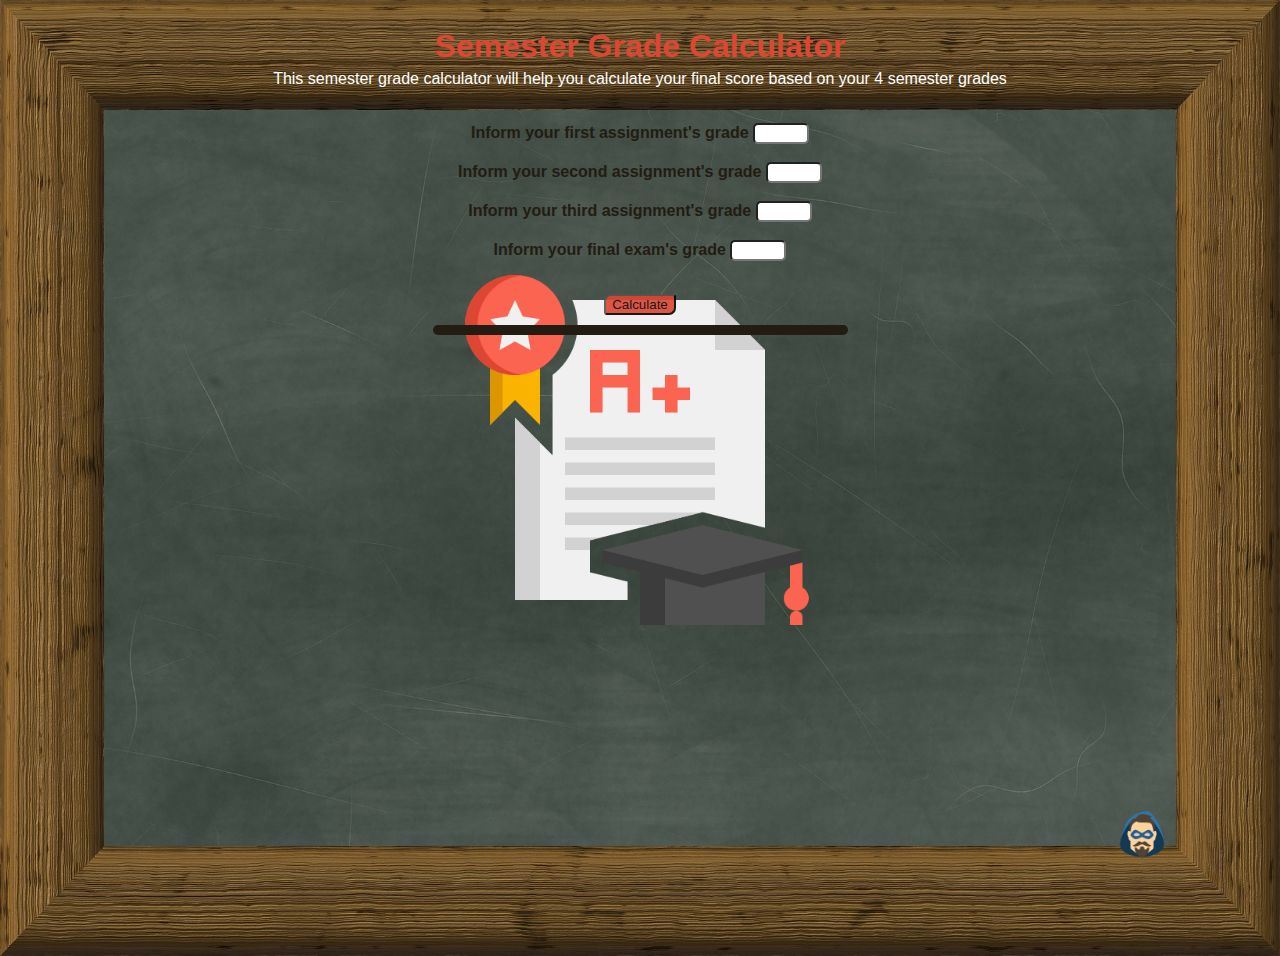
<file: Aula01_Calculadora_de_Média/index.html>
<!DOCTYPE html>
<html lang="en">

<head>
    <meta charset="UTF-8">
    <meta http-equiv="X-UA-Compatible" content="IE=edge">
    <meta name="viewport" content="width=device-width, initial-scale=1.0">
    <meta name="description"
        content="simple semester grade calculator, 4 marks(0 to 10), same weight. >=6 -> passing grade , <=5 -> failing grade">
    <title>Grade Calculator</title>
    <link rel="stylesheet" href="style.css">
</head>

<body>
    <main>
        <div>
            <h1 class="page-title">Semester Grade Calculator <!--<img src="gradeIcon.png" class="page-icon"
                    alt="paper marked with an a+ and a graduation hat" />--></h1>
            <p class="page-subtitle">This semester grade calculator will help you calculate your final score based on
                your 4 semester grades</p>

            <form action="">
                <label for="assignment1">
                    Inform your first assignment's grade
                </label>
                <input type="number" name="grade" id="assignment1" required min="0" max="10">
                <br><br>

                <label for="assignment2">
                    Inform your second assignment's grade
                </label>
                <input type="number" name="grade" id="assignment2" required min="0" max="10">
                <br><br>

                <label for="assignment3">
                    Inform your third assignment's grade
                </label>
                <input type="number" name="grade" id="assignment3" required min="0" max="10">
                <br><br>

                <label for="final_exam">
                    Inform your final exam's grade
                </label>
                <input type="number" name="grade" id="final-exam" required min="0" max="10">
                <br><br>

                <button type="submit" id="button" onclick="calculateFinalGrade()">Calculate</button>
            </form>
        </div>

        <div class="result">
            <h2 id="result"></h2>
        </div>
    </main>

    <div class="git_url">
        <a href="https://github.com/olwr" target="_blank" rel="noopener noreferrer"><img src="arrow.png" class="personal-icon"
                alt="blue hawkeye icon" /></a>
    </div>
</body>
<script src="script.js"></script>

</html>
</file>
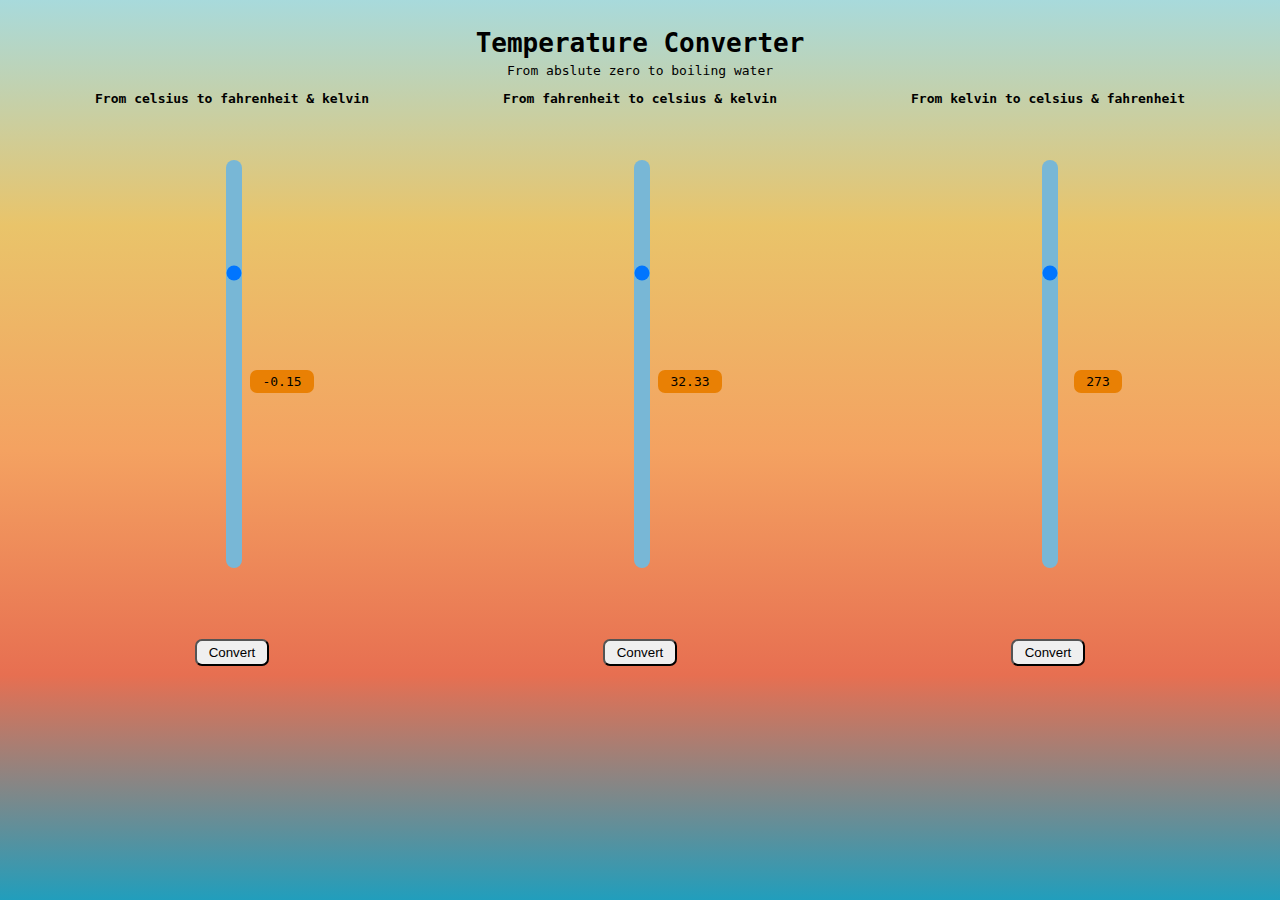
<file: Aula01_Desafio_Temperatura/index.html>
<html lang="en">

<head>
    <meta charset="UTF-8">
    <meta http-equiv="X-UA-Compatible" content="IE=edge">
    <meta name="viewport" content="width=device-width, initial-scale=1.0">
    <title>Temperature Converter</title>
    <link rel="stylesheet" href="style.css">
</head>

<body>
<main>
    <h1>Temperature Converter</h1>
    <p>From abslute zero to boiling water</p>
    <div class="row">

        <div class="column">
            <div class="range-wrap">
                <label for="celsius">From celsius to fahrenheit & kelvin</label>
                <input type="range" class="range" name="celsius" id="range1" min="-273.15" max="100.15" value="0">
                <output class="bubble"></output>
                <br>
                <button type="submit">Convert</button>
            </div>
        </div>
        <br>

        <div class="column">
            <div class="range-wrap">
                <label for="fahrenheit">From fahrenheit to celsius & kelvin</label>
                <input type="range" class="range" name="fahrenheit" id="range2" min="-459.67" max="212.15" value="32">
                <output class="bubble"></output>
                <br>
                <button type="submit">Convert</button>
            </div>
        </div>
        <br>

        <div class="column">
            <div class="range-wrap">
                <label for="kelvin">From kelvin to celsius & fahrenheit</label>
                <input type="range" class="range" name="kelvin" id="range3" min="0" max="373.15" value="273.15">
                <output class="bubble"></output>
                <br>
                <button type="submit">Convert</button>
            </div>
        </div>
        <br>
    </div>
</main>
</body>
<script src="script.js"></script>
</html>
</file>
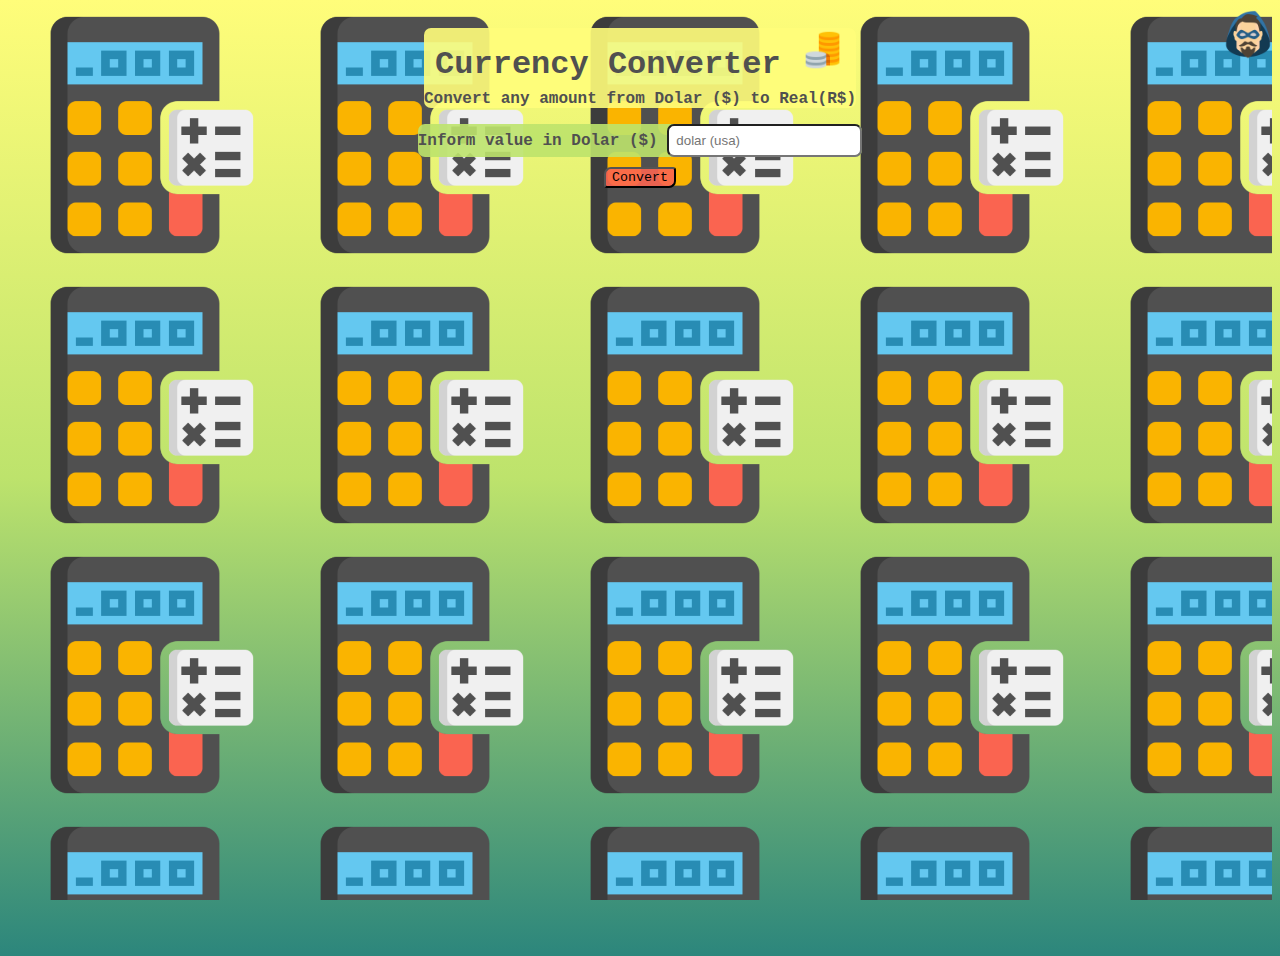
<file: Aula02_Conversor_de_Moedas/index.html>
<!DOCTYPE html>
<html lang="en">

<head>
    <meta charset="UTF-8">
    <meta http-equiv="X-UA-Compatible" content="IE=edge">
    <meta name="viewport" content="width=device-width, initial-scale=1.0">
    <meta name="description" content="currency converter, brl real to usa dolar">
    <title>Currency Converter</title>
    <link rel="stylesheet" href="style.css">
</head>

<body>
    <main>
        <div class="heading">
            <h1 class="page-title">Currency Converter <img src="coins.png" class="page-icon"
                    alt="pile of gold and silver coins" /></h1>
            <p class="page-subtitle">Convert any amount from Dolar ($) to Real(R$)</p>
        </div>
        <div class="content">
            <label for="converter">Inform value in Dolar ($)</label>
            <input type="number" name="converter" id="dolar" required min="0" placeholder="dolar (usa)">
            <br>
        </div>
        <button class="button" onclick="Converter()">Convert</button>

        <div class="result">
            <h2 id="brl"></h2>
        </div>
    </main>

    <div class="">
        <a href="https://github.com/olwr" target="_blank" rel="noopener noreferrer"><img src="olwr.png" class="personal-icon"
                alt=""></a>
    </div>
</body>

<script src="script.js"></script>

</html>
</file>
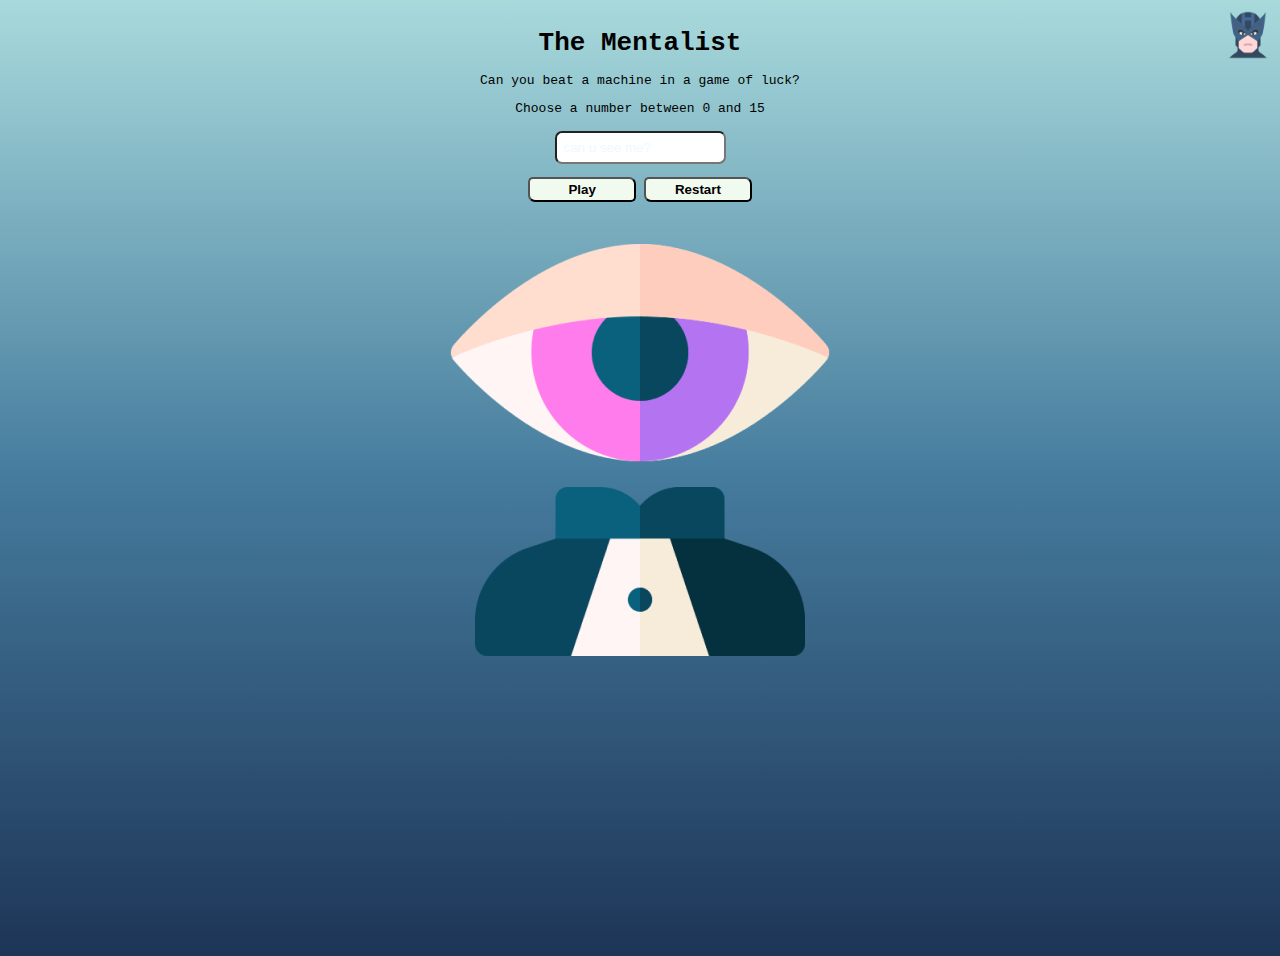
<file: Aula03_Mentalista/index.html>
<!DOCTYPE html>
<html lang="en">

<head>
    <meta charset="UTF-8">
    <meta http-equiv="X-UA-Compatible" content="IE=edge">
    <meta name="viewport" content="width=device-width, initial-scale=1.0">
    <meta name="description" content="game cpu x player, guess the number between 0 and 15">
    <title>Mentalist</title>
    <link rel="stylesheet" href="style.css">
</head>

<body>
    <main>
        <div>
            <h1 class="page-title">The Mentalist</h1>
            <p class="page-subtitle">Can you beat a machine in a game of luck?</p>

            <label for="value">Choose a number between 0 and 15</label>
            <br>
            <input type="number" name="value" id="player-input" min="0" max="15" placeholder="can u see me?">
            <br>
            <button type="submit" class="play">Play</button>
            <button type="reset" class="reset">Restart</button>
        </div>

        <div class="result">
            <h2></h2>
        </div>

        <div class="attempts">
            <h2></h2>
        </div>
    </main>

    <div>
        <a href="https://github.com/olwr" target="_blank" rel="noopener noreferrer"><img src="olwr.png"
                class="personal-logo" alt="blue hawkeye"></a>
    </div>
</body>
<script src="script.js"></script>

</html>
</file>
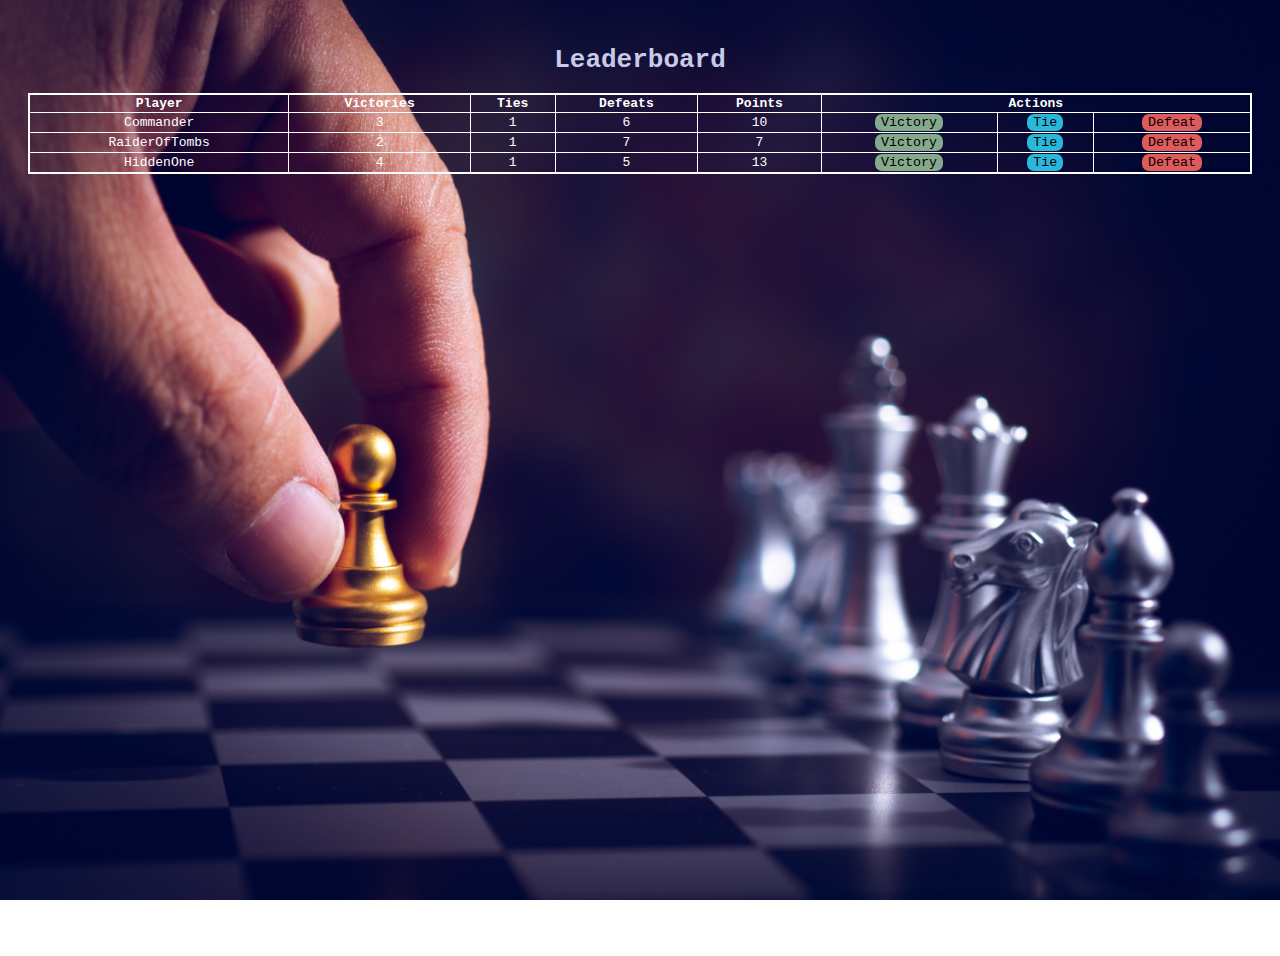
<file: Aula06_Tabela_de_Classificação/index.html>
<!DOCTYPE html>
<html lang="en">

<head>
    <meta charset="UTF-8">
    <meta http-equiv="X-UA-Compatible" content="IE=edge">
    <meta name="viewport" content="width=device-width, initial-scale=1.0">
    <title>Leaderboard</title>
    <link rel="stylesheet" href="style.css">
</head>

<body>
    <main>
        <h1>Leaderboard</h1>

        <table>
            <thead>
                <tr>
                    <th>Player</th>
                    <th>Victories</th>
                    <th>Ties</th>
                    <th>Defeats</th>
                    <th>Points</th>
                    <th colspan="3">Actions</th>
                </tr>
            </thead>
            <tbody id="playerT">
        </table>
        <br>
    </main>
</body>
<script src="script.js"></script>

</html>
</file>
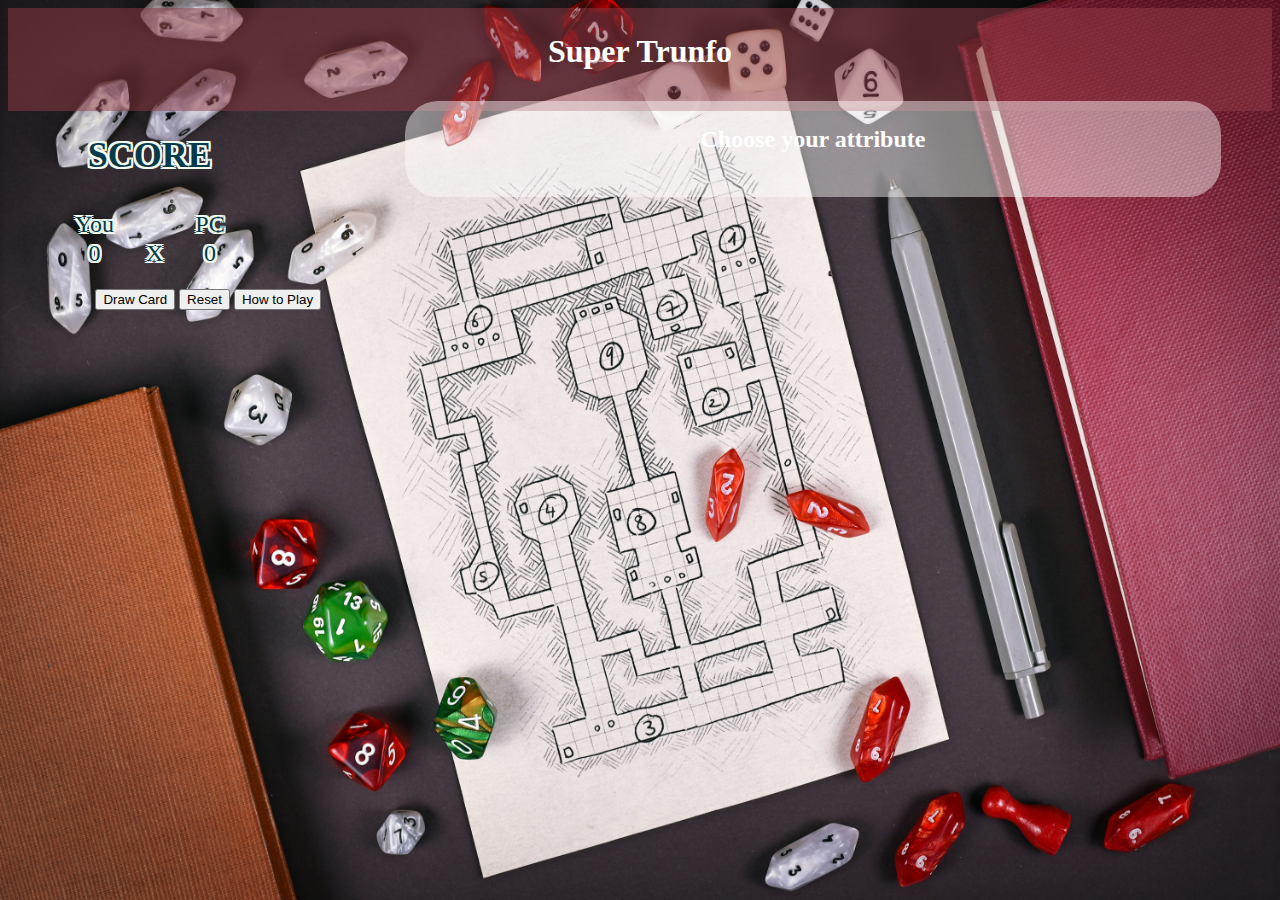
<file: Aula07_SuperTrunfo/index.html>
<!DOCTYPE html>
<html lang="en">

<head>
    <meta charset="UTF-8">
    <meta http-equiv="X-UA-Compatible" content="IE=edge">
    <meta name="viewport" content="width=device-width, initial-scale=1.0">
    <title>SuperTrunfo</title>
    <link rel="stylesheet" href="style.css">
</head>

<body>
    <main>
        <h1>Super Trunfo</h1>

        <!-- popup game rules 
        <div class="popup-background" id="popup-rules">
            <div class="popup">
                <button>X</button>
                <div class="popup-cont">
                    <h3>How to Play</h3>
                    <ul>
                        <li>Click on "<b>Draw card</b>"</li>
                        <li>Choose one of the attributes in the character's card</li>
                        <li>Click on "<b>Play</b>"
                            <ul>
                                <li>If your chosen attribute is higher than of the cpu -> you won the round</li>
                                <li>If your chosen attribute is lower than of the cpu -> cpu won the round</li>
                                <li>If your chosen attribute equals the one of the cpu -> no one scores</li>
                            </ul>
                        </li>
                        <li>Click on "<b>Draw another card</b>" to start another round</li>
                        <li>Click on "<b>Reset</b>" to restart the game</li>
                    </ul>
                    </ul>
                    <h3>Have Fun!</h3>
                    <p>Close(X)</p>
                </div>
            </div>  end popup -->

            <div class="page-left">
                <div class="row">

                    <div class="column">
                        <table>
                            <tr>
                                <th colspan="3">
                                    <h2>SCORE</h2>
                                </th>
                            </tr>
                            <tbody>
                                <tr>
                                    <td colspan="3">

                                    </td>
                                </tr>
                                <tr>
                                    <td>You</td>
                                    <td></td>
                                    <td>PC</td>
                                </tr>
                                <tr>
                                    <td>
                                        <div id="score1"></div>
                                    </td>
                                    <td>X</td>
                                    <td>
                                        <div id="score2"></div>
                                    </td>
                                </tr>
                            </tbody>
                        </table>
                    </div>

                    <div class="column">
                        <div class="btn-menu">
                            <button id="btn-draw">Draw Card</button>
                            <button id="btn-reset">Reset</button>
                            <button id="btn-popup">How to Play</button>
                        </div>
                    </div>

                </div>
            </div>

            <div class="page-middle">
                <form action="">
                    <h2>Choose your attribute</h2>
                    <div class="wrapper">
                        <div class="player-card"></div>
                        <h3></h3>
                        <div class="cpu-card"></div>
                    </div>
                  <!--  <div id="btn-play-div"></div>
                    <div id="result"></div> -->
                </form>
            </div>

    </main>
</body>

<script src="script.js"></script>

</html>
</file>
<file: Aula01_Calculadora_de_Média/style.css>
body {
    color: #231c12;
    font-family: 'Gill Sans', 'Gill Sans MT', Calibri, 'Trebuchet MS', sans-serif;
    min-height: 400px;
    background: url(blackboard-g68418afcc_1920.jpg) no-repeat;
    background-size: 100% 100%;
}

main {
    text-align: center;
    background: url(gradeIcon.png) no-repeat fixed center;
    background-size: 400px;
    padding: 20px;
    height: 100vh;
}

.page-title {
    color: #dc4632;
    margin: 0 0 5px;
}

.page-subtitle {
    color: #fff;
    margin-top: 5px;
}

.page-icon {
    width: 50px;
}

form {
    margin-top: 35px;
}

label {
    font-family: 'Franklin Gothic Medium', 'Arial Narrow', Arial, sans-serif;
    font-weight: bold;
}

input {
    border-radius: 5px;
}

button {
    margin-top: 15px;
    border-radius: 7px 3px;
    font-family: 'Franklin Gothic Medium', 'Arial Narrow', Arial, sans-serif;
    background-color: #dc4632;
    opacity: 90%;
}

button:hover {
    background-color: #1ed760;
    transition: 0.5s;
}

h2 {
    color: #fff;
    background-color: #231c12;
    width: 45vh;
    margin: auto;
    margin-top: 10px;
    padding: 5px;
    border-radius: 10px;
}

.personal-icon {
    width: 50px;
    position: absolute;
    bottom: 40px;
    right: 113px;
}
</file>
<file: Aula01_Desafio_Temperatura/style.css>
body {
    color: #000;
    font-family: monospace;
    background: linear-gradient(#a8dadc, #e9c46a, #f4a261, #e76f51, #219ebc);
}

main {
    text-align: center;
    padding: 20px;
}

h1 {
    margin: 0 0 5px;
}

p {
    margin-top: 5px;
}

.row {
    display: flex;
}

.column {
    flex: 50%;
}

.range-wrap {
    position: relative;
    margin: 0 auto 3rem;
}

.range {
    width: 100%;
}

.bubble {
    background: #e98004;
    color: #000;
    padding: 4px 12px;
    border-radius: 7px;
    margin-left: 100px;
}

input {
    -webkit-transform: rotate(270deg);
    margin-top: 250px;
}

label {
    font-weight: bold;
}

input::-webkit-slider-runnable-track {
    background-color: #78b7d6;
    border-radius: 10px;
}

button {
    padding: 4px 12px;
    border-radius: 7px;
    margin-top: 250px;
}
</file>
<file: Aula02_Conversor_de_Moedas/style.css>
body {
    color: #505050;
    font-weight: bold;
    min-height: 400px;
    background: linear-gradient(#fffd7a, #bde36c, #2c867c);
    font-family: 'Courier New', Courier, monospace;
}

main {
    text-align: center;
    padding: 20px;
    height: 100vh;
    background: url(Calculadora.png) repeat fixed;
    background-size: 30vh;
}

.heading {
    background-color: rgba(255, 253, 122, 90%);
    border-radius: 7px;
    width: fit-content;
    margin: auto;
}

.content {
    background-color: rgba(189, 227, 108, 90%);
    border-radius: 7px;
    width: fit-content;
    margin: auto;
}

.page-title {
    margin: 0 0 5px;
}

.page-icon {
    width: 45px;
}

.page-subtitle {
    margin-top: 7px;
}

input {
    border-radius: 7px;
    padding: 7px;
}

button {
    margin-top: 10px;
    border-radius: 7px 3px;
    font-family: 'Courier New', Courier, monospace;
    background: rgba(250, 100, 80, 90%);
}

button:hover {
    background: rgba(89, 198, 57, 90%);
    transition: 0.5s;
}

h2 {
    background-color: rgba(44, 134, 124, 90%);
    border-radius: 3px;
    width: fit-content;
    margin: auto;
    margin-top: 15px;
    color: #ffffff;
}

.personal-icon {
    width: 50px;
    position: absolute;
    top: 10px;
    right: 7px;
}
</file>
<file: Aula03_Mentalista/style.css>
body {
    color: #000;
    font-family: monospace;
    background: linear-gradient(#a8dadc, #457b9d, #1d3557);
    min-height: 400px;
}

main {
    height: 100vh;
    padding: 20px;
    text-align: center;
    background: url(Mentalista.png) no-repeat fixed center;
}

.page-title {
    margin: 0 0 5px;
}

.page-subtitle {
    margin-top: 15px;
}

label {
    margin-top: 20px;
}

input {
    padding: 7px;
    border-radius: 7px;
    margin-top: 15px;
    width: 17vh;
    background-color: #fff;
}

input::placeholder {
    color: aliceblue;
}

input:invalid {
    background-color: #e63946;
}

button {
    padding: 3px;
    width: 12vh;
    margin-top: 13px;
    border-radius: 5px 7px;
    background-color: #f1faee;
    font-family: sans-serif;
    font-weight: bold;
}

button:hover {
    background-color: #b392ac;
    transition: 0.5s;
    width: 15vh;
}

h2 {
    color: #08475e;
    font-weight: bolder;
}

.attempts {
    color: #fff5f5;
    font-weight: bolder;
    background-color: rgba(97, 150, 175, 85%);
    width: 29vh;
    margin: auto;
    border-radius: 3px;
}

.personal-logo {
    width: 50px;
    position: absolute;
    top: 10px;
    right: 7px;
}

.personal-logo:hover {
    width: 70px;
    transition: 0.5s;
}
</file>
<file: Aula06_Tabela_de_Classificação/style.css>
body {
    font-family: monospace;
    color: #c8cbe5;
    background: url(chess.jpeg) no-repeat fixed center;
    background-size: 100% 100%;
    min-height: 400px;
}

main {
    text-align: center;
    padding: 20px;
    height: 100vh;
}

table {
    width: 100%;
    border: 2px solid white;
    border-collapse: collapse;
}

th,
tr,
td {
    border: solid 1px white;
    color: white;
}

button {
    border-radius: 7px;
    border: 0;
    transition: 150ms ease-in-out;
    font-family: monospace;
}

button:hover {
    background: #fee3a7;
    transition: 0.5s;
    transform: scale(1.06);
}

.w {
    background: #84a98c;
}

.t {
    background: #29b7da;
}

.d {
    background: #e05c5c;
}
</file>
<file: Aula07_SuperTrunfo/style.css>
body {
    color: #fff;
    font-family: "howbai";
    background: url(table-rpg.jpeg) no-repeat fixed center;
    background-size: 100% 100%;
}

main {
    text-align: center;
    padding: 20px;
    background-color: rgba(146, 59, 69, 50%);
    margin: 0 0 5px;
}

h1 {
    margin-top: 5px;
}

h2 {}

.popup-background {
    /*display: none;*/
    background: rgba(0, 0, 0, 0.6);
    position: fixed;
    right: 0;
    top: 0;
    width: 100%;
    height: 100%;
    z-index: 10;
}

.popup {
    position: fixed;
    left: calc((100vw - 400px) / 2);
    top: calc((100vh - 400px) / 2);
    z-index: 11;
    text-align: center;
}

.popup-cont {
    background: #fff;
    width: 400px;
    height: 400px;
    border-radius: 10px;
    overflow-y: scroll;
    padding: 10px 20px;
}

.popup li {
    text-align: left;
    padding-top: 2px;
    padding-bottom: 3px;
}

.popup a {
    text-decoration: underline;
    cursor: pointer;
}

.popup p {
    text-align: center;
}

.popup button {
    position: absolute;
    top: -15px;
    left: -15px;
    background: #fff;
    width: auto;
    padding: 0.5rem 0.8rem;
    margin: 0;
    border-radius: 200px;
    border: 2px solid #000;
    font-size: 1rem;
    font-weight: bold;
    cursor: pointer;
}

.popup button:hover {
    background: #000;
    border: 2px solid #fff;
    color: #fff;
}

table,
td {
    color: #073b4c;
    font-size: 1.5rem;
    text-align: center;
    text-shadow: 2px 0 #f1faee, 0 2px #f1faee, 0 -2px #f1faee, -2px 0 #f1faee,
        2px 2px #f1faee, -2px 2px #f1faee, 2px -2px #f1faee, -2px -2px #f1faee;
    border: none;
    padding: 0 15px;
    margin-bottom: 10px;
}

.column {
    float: left;
    width: 90%;
    padding: 5px 10px 5px;
    border-radius: 20px;
}

.row::after {
    content: "";
    display: table;
    clear: both;
}

.page-left {
    float: left;
    width: 30%;
    padding: 5px 5px 5px;
}

.page-middle {
    background-color: rgba(255, 255, 255, 0.45);
    float: left;
    width: 65%;
    padding: 5px 10px 5px;
    margin: 10px 0;
    border-radius: 33px;
}

form {
    display: flex;
    flex-direction: column;
}
</file>
